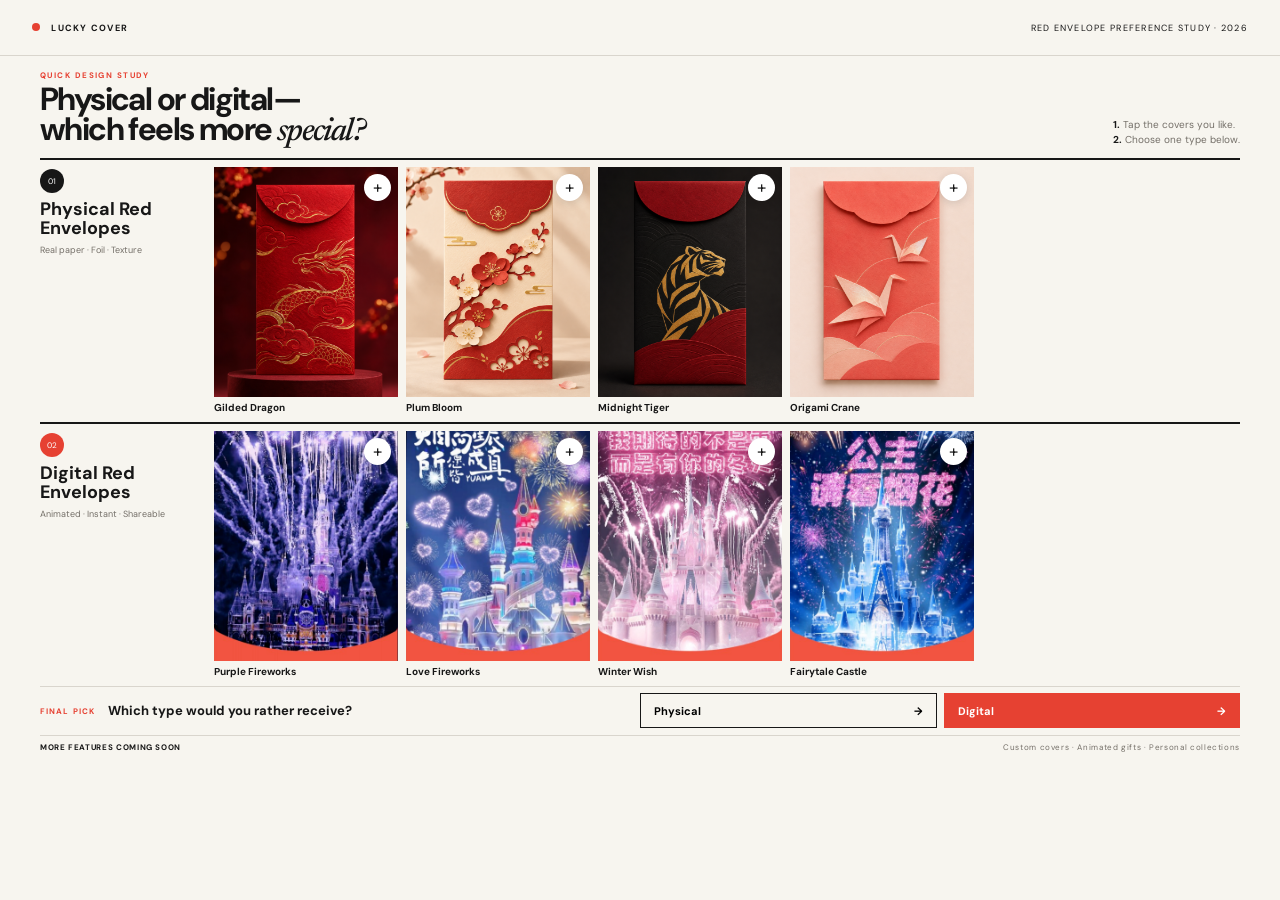
<file: index.html>
<!doctype html><html lang="en"><head><meta charset="UTF-8"><meta name="viewport" content="width=device-width,initial-scale=1"><meta name="description" content="Physical or digital red envelopes? Pick your favorites."><title>Lucky Cover — Pick Your Favorite</title><link rel="preconnect" href="https://fonts.googleapis.com"><link rel="preconnect" href="https://fonts.gstatic.com" crossorigin><link href="https://fonts.googleapis.com/css2?family=DM+Sans:wght@400;500;600;700&family=Newsreader:ital,wght@1,500&display=swap" rel="stylesheet"><link rel="stylesheet" href="styles.css"><script async src="https://pagead2.googlesyndication.com/pagead/js/adsbygoogle.js?client=ca-pub-1863518116311342" crossorigin="anonymous"></script></head><body>
<header><a href="."><i></i> LUCKY COVER</a><span>RED ENVELOPE PREFERENCE STUDY · 2026</span></header>
<main><section class="top"><div><p>QUICK DESIGN STUDY</p><h1>Physical or digital—<br>which feels more <em>special?</em></h1></div><aside><b>1.</b> Tap the covers you like.<br><b>2.</b> Choose one type below.</aside></section>
<section class="groups">
<div class="group"><div class="group-head"><div><span>01</span><h2>Physical Red Envelopes</h2></div><p>Real paper · Foil · Texture</p></div><div class="cover-grid">
<button class="cover" data-id="physical-dragon" data-type="physical"><figure><img src="assets/physical-dragon.png" alt="Gilded Dragon physical red envelope"><i>+</i></figure><strong>Gilded Dragon</strong></button>
<button class="cover" data-id="physical-plum" data-type="physical"><figure><img src="assets/physical-plum.png" alt="Plum Bloom physical red envelope"><i>+</i></figure><strong>Plum Bloom</strong></button>
<button class="cover" data-id="physical-tiger" data-type="physical"><figure><img src="assets/physical-tiger.png" alt="Midnight Tiger physical red envelope"><i>+</i></figure><strong>Midnight Tiger</strong></button>
<button class="cover" data-id="physical-crane" data-type="physical"><figure><img src="assets/physical-crane.png" alt="Origami Crane physical red envelope"><i>+</i></figure><strong>Origami Crane</strong></button>
</div></div>
<div class="group"><div class="group-head"><div><span>02</span><h2>Digital Red Envelopes</h2></div><p>Animated · Instant · Shareable</p></div><div class="cover-grid">
<button class="cover" data-id="virtual-purple-fireworks" data-type="digital"><figure><img src="assets/virtual-fireworks-1.png" alt="Purple fireworks castle digital red envelope"><i>+</i></figure><strong>Purple Fireworks</strong></button>
<button class="cover" data-id="virtual-love-fireworks" data-type="digital"><figure><img src="assets/virtual-fireworks-2.png" alt="Love fireworks castle digital red envelope"><i>+</i></figure><strong>Love Fireworks</strong></button>
<button class="cover" data-id="virtual-winter-wish" data-type="digital"><figure><img src="assets/virtual-fireworks-3.png" alt="Pink winter wish castle digital red envelope"><i>+</i></figure><strong>Winter Wish</strong></button>
<button class="cover" data-id="virtual-fairytale-castle" data-type="digital"><figure><img src="assets/virtual-fireworks-4.png" alt="Blue fairytale castle digital red envelope"><i>+</i></figure><strong>Fairytale Castle</strong></button>
</div></div></section>
<section class="final"><div><span>FINAL PICK</span><strong>Which type would you rather receive?</strong></div><div class="final-buttons"><button class="final-choice" data-choice="physical">Physical <b>→</b></button><button class="final-choice digital" data-choice="digital">Digital <b>→</b></button></div><div class="thanks" hidden><i>✓</i><strong>Thank you — your choice has been counted.</strong></div></section><div class="coming-soon"><span>MORE FEATURES COMING SOON</span><p>Custom covers · Animated gifts · Personal collections</p></div>
</main><script src="config.js"></script><script src="script.js"></script></body></html>
</file>
<file: styles.css>
:root{--bg:#f7f5ef;--ink:#171717;--red:#e64132;--gray:#746f68;--line:#d9d5cd}*{box-sizing:border-box}body{margin:0;background:var(--bg);color:var(--ink);font-family:'DM Sans',sans-serif}header{height:56px;padding:0 32px;display:flex;align-items:center;justify-content:space-between;border-bottom:1px solid var(--line);font-size:9px;letter-spacing:.14em}header a{color:inherit;text-decoration:none;font-weight:700}header i{display:inline-block;width:8px;height:8px;background:var(--red);border-radius:50%;margin-right:8px}main{width:min(1200px,calc(100% - 64px));margin:auto;padding:14px 0 10px}.top{display:flex;justify-content:space-between;align-items:end;margin-bottom:10px}.top p{margin:0 0 4px;color:var(--red);font-size:8px;font-weight:700;letter-spacing:.18em}.top h1{margin:0;font-size:clamp(28px,2.5vw,38px);line-height:.95;letter-spacing:-.05em}.top h1 em{font-family:Newsreader,serif;font-weight:500}.top aside{font-size:10px;line-height:1.55;color:var(--gray)}.top aside b{color:var(--ink)}.groups{display:grid;gap:8px}.group{display:grid;grid-template-columns:160px minmax(0,760px);gap:14px;border-top:2px solid var(--ink);padding-top:7px}.group-head{padding-top:2px}.group-head span{display:grid;place-items:center;width:24px;height:24px;border-radius:50%;background:var(--ink);color:#fff;font-size:8px;margin-bottom:7px}.group:nth-child(2) .group-head span{background:var(--red)}.group-head h2{font-size:18px;line-height:1.05;margin:0;max-width:145px}.group-head p{font-size:9px;line-height:1.4;color:var(--gray);margin:6px 0 0;max-width:140px}.cover-grid{display:grid;grid-template-columns:repeat(4,minmax(0,1fr));gap:8px}.cover{min-width:0;border:0;padding:0;background:none;text-align:left;font:inherit;color:inherit;cursor:pointer}.cover figure{position:relative;margin:0;width:100%;aspect-ratio:4/5;overflow:hidden;background:#dedad2}.cover img{display:block;width:100%;height:100%;object-fit:cover;transition:.25s}.cover:hover img{transform:scale(1.02)}.cover figure i{position:absolute;right:7px;top:7px;width:27px;height:27px;border-radius:50%;display:grid;place-items:center;background:#fff;font-size:17px;font-style:normal;box-shadow:0 2px 10px #0002}.cover.selected figure{outline:3px solid var(--red);outline-offset:-3px}.cover.selected figure i{background:var(--red);color:#fff;transform:rotate(45deg)}.cover strong{display:block;font-size:10px;margin-top:4px}.final{min-height:50px;margin-top:8px;border-top:1px solid var(--line);border-bottom:1px solid var(--line);display:grid;grid-template-columns:1fr 1fr;align-items:center}.final>div:first-child{display:flex;align-items:center;gap:13px}.final>div:first-child span{color:var(--red);font-size:8px;font-weight:700;letter-spacing:.14em}.final>div:first-child strong{font-size:13px}.final-buttons{display:grid;grid-template-columns:1fr 1fr;gap:7px}.final-choice{height:35px;border:1px solid var(--ink);background:transparent;font:inherit;font-size:11px;font-weight:700;text-align:left;padding:0 13px;cursor:pointer}.final-choice b{float:right}.final-choice:hover{background:var(--ink);color:#fff}.final-choice.digital{background:var(--red);border-color:var(--red);color:#fff}.thanks{grid-column:2;background:var(--ink);color:#fff;padding:10px 16px}.thanks i{font-style:normal;color:#ff756b;margin-right:8px}.thanks strong{font-size:11px}.coming-soon{display:flex;justify-content:space-between;align-items:center;padding-top:6px;color:var(--gray);font-size:8px;letter-spacing:.08em}.coming-soon span{color:var(--ink);font-weight:700}.coming-soon p{margin:0}@media(min-width:1000px){.group{grid-template-columns:160px minmax(0,760px)}}@media(max-width:900px){main{width:calc(100% - 30px)}.group{grid-template-columns:130px 1fr}.final{grid-template-columns:1fr;gap:8px;padding:10px 0}.thanks{grid-column:1}}@media(max-width:600px){header{padding:0 15px}header span{display:none}main{width:calc(100% - 30px);padding-top:18px}.top{display:block}.top h1{font-size:37px}.top aside{margin-top:12px}.group{display:block;margin-top:20px}.group-head{display:flex;justify-content:space-between;align-items:center;margin-bottom:9px}.group-head>div{display:flex;align-items:center;gap:8px}.group-head span{margin:0}.group-head h2{font-size:17px;max-width:none}.group-head p{margin:0;text-align:right}.cover-grid{grid-template-columns:repeat(2,1fr);gap:18px 8px}.final>div:first-child{display:block}.final>div:first-child strong{display:block;margin-top:5px}.coming-soon{display:block;line-height:1.7}.coming-soon p{margin-top:2px}}
</file>
